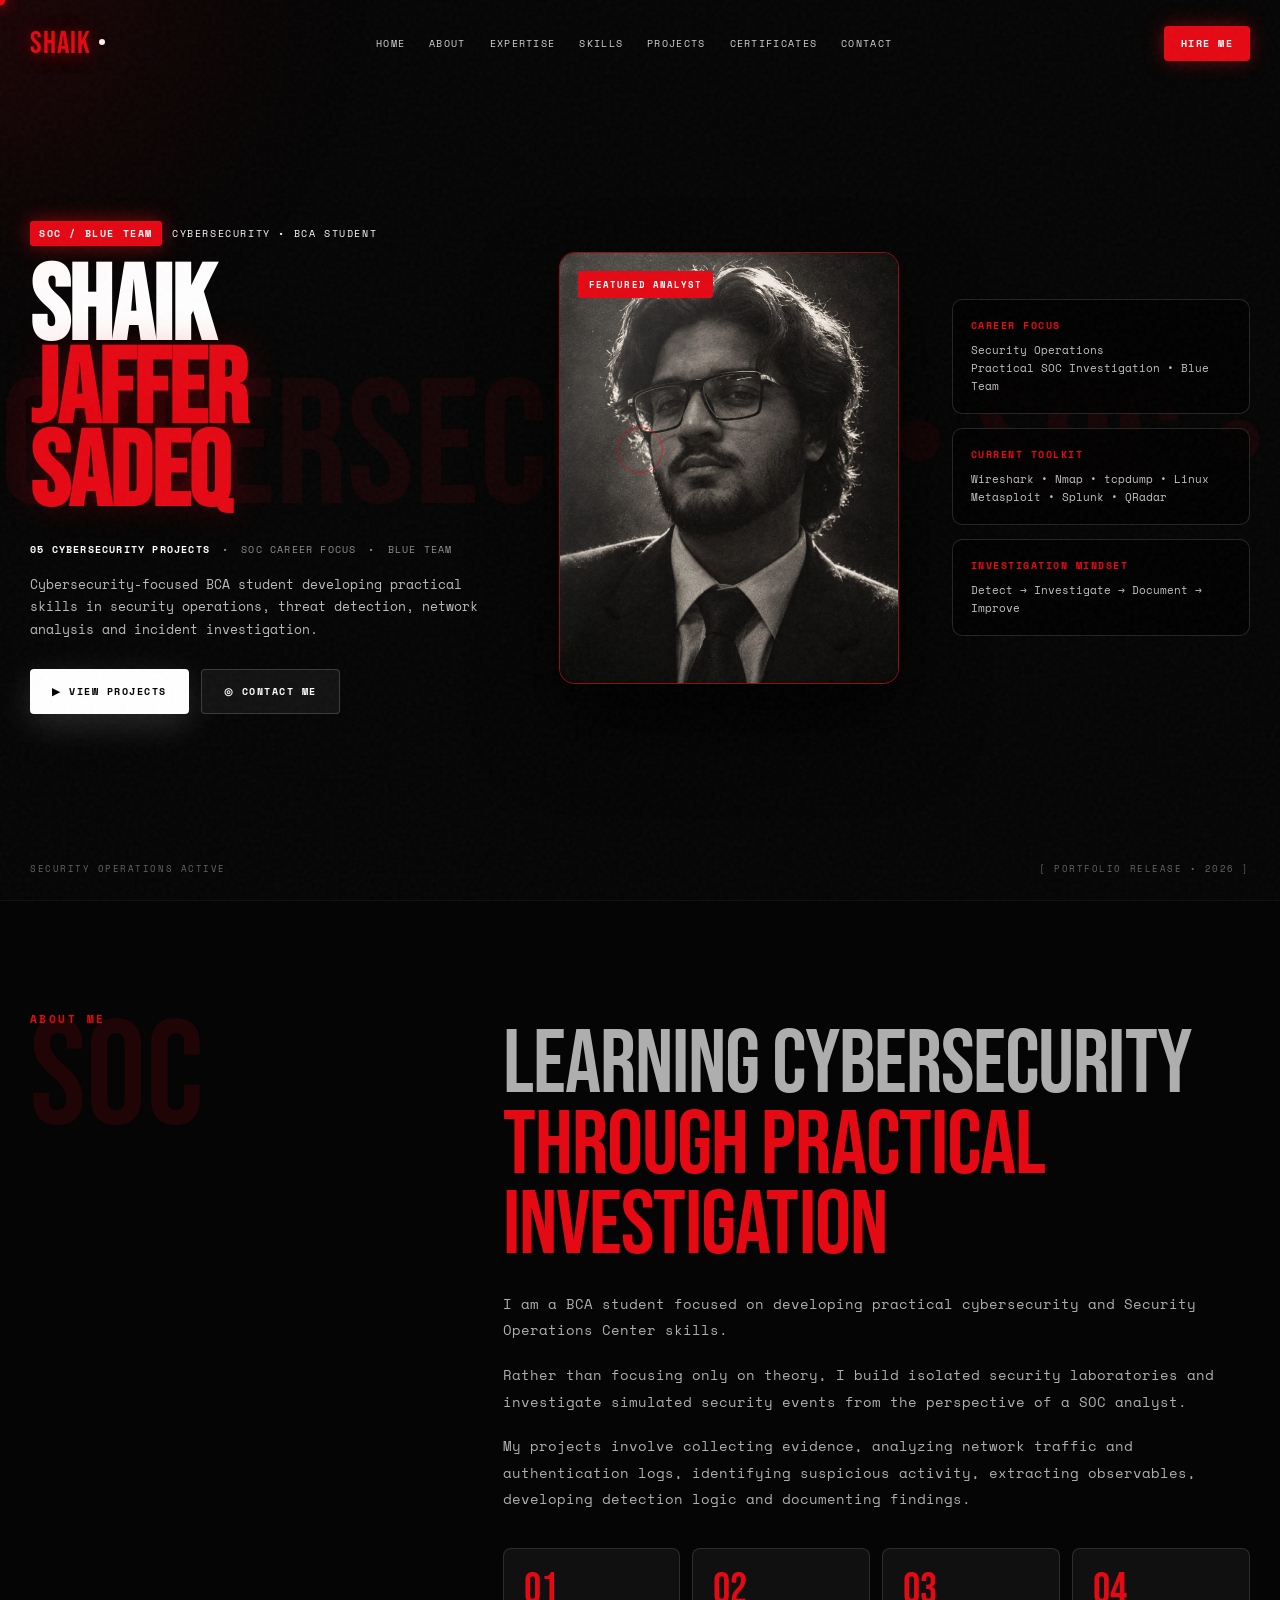
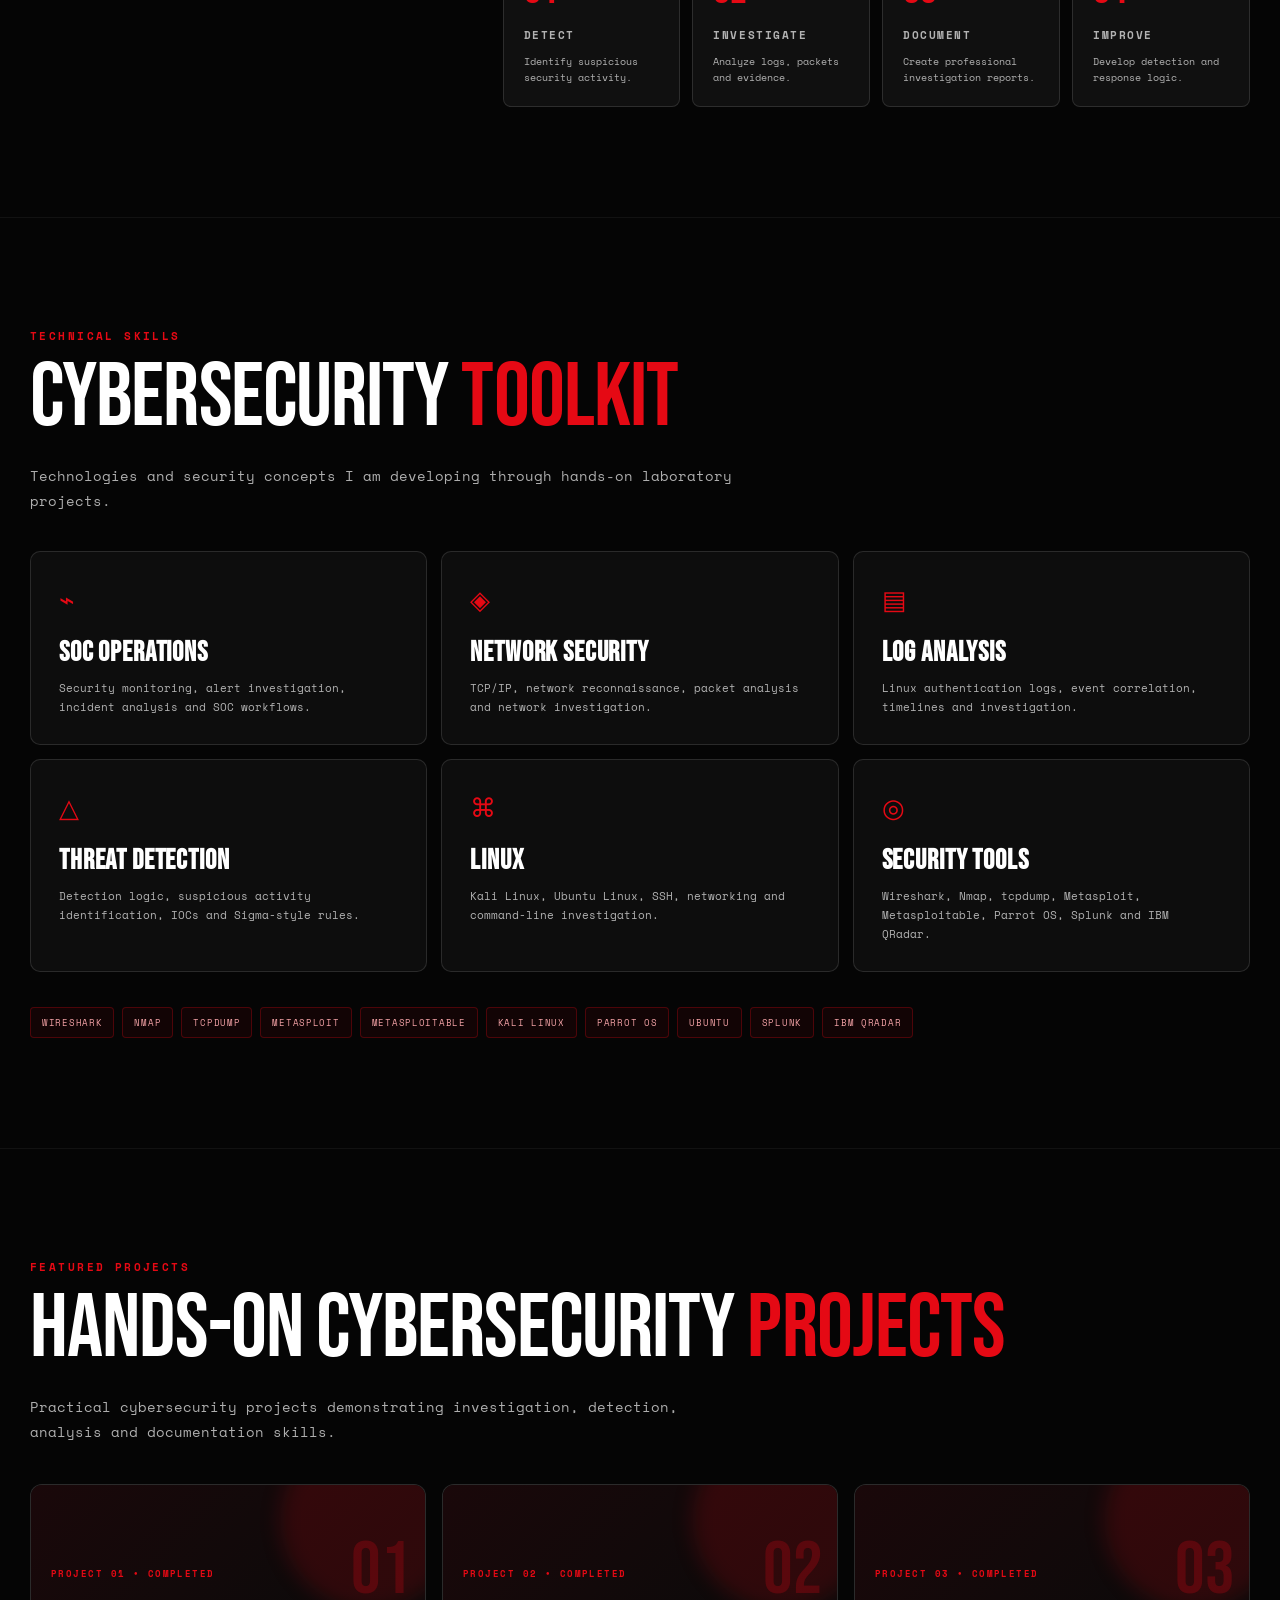
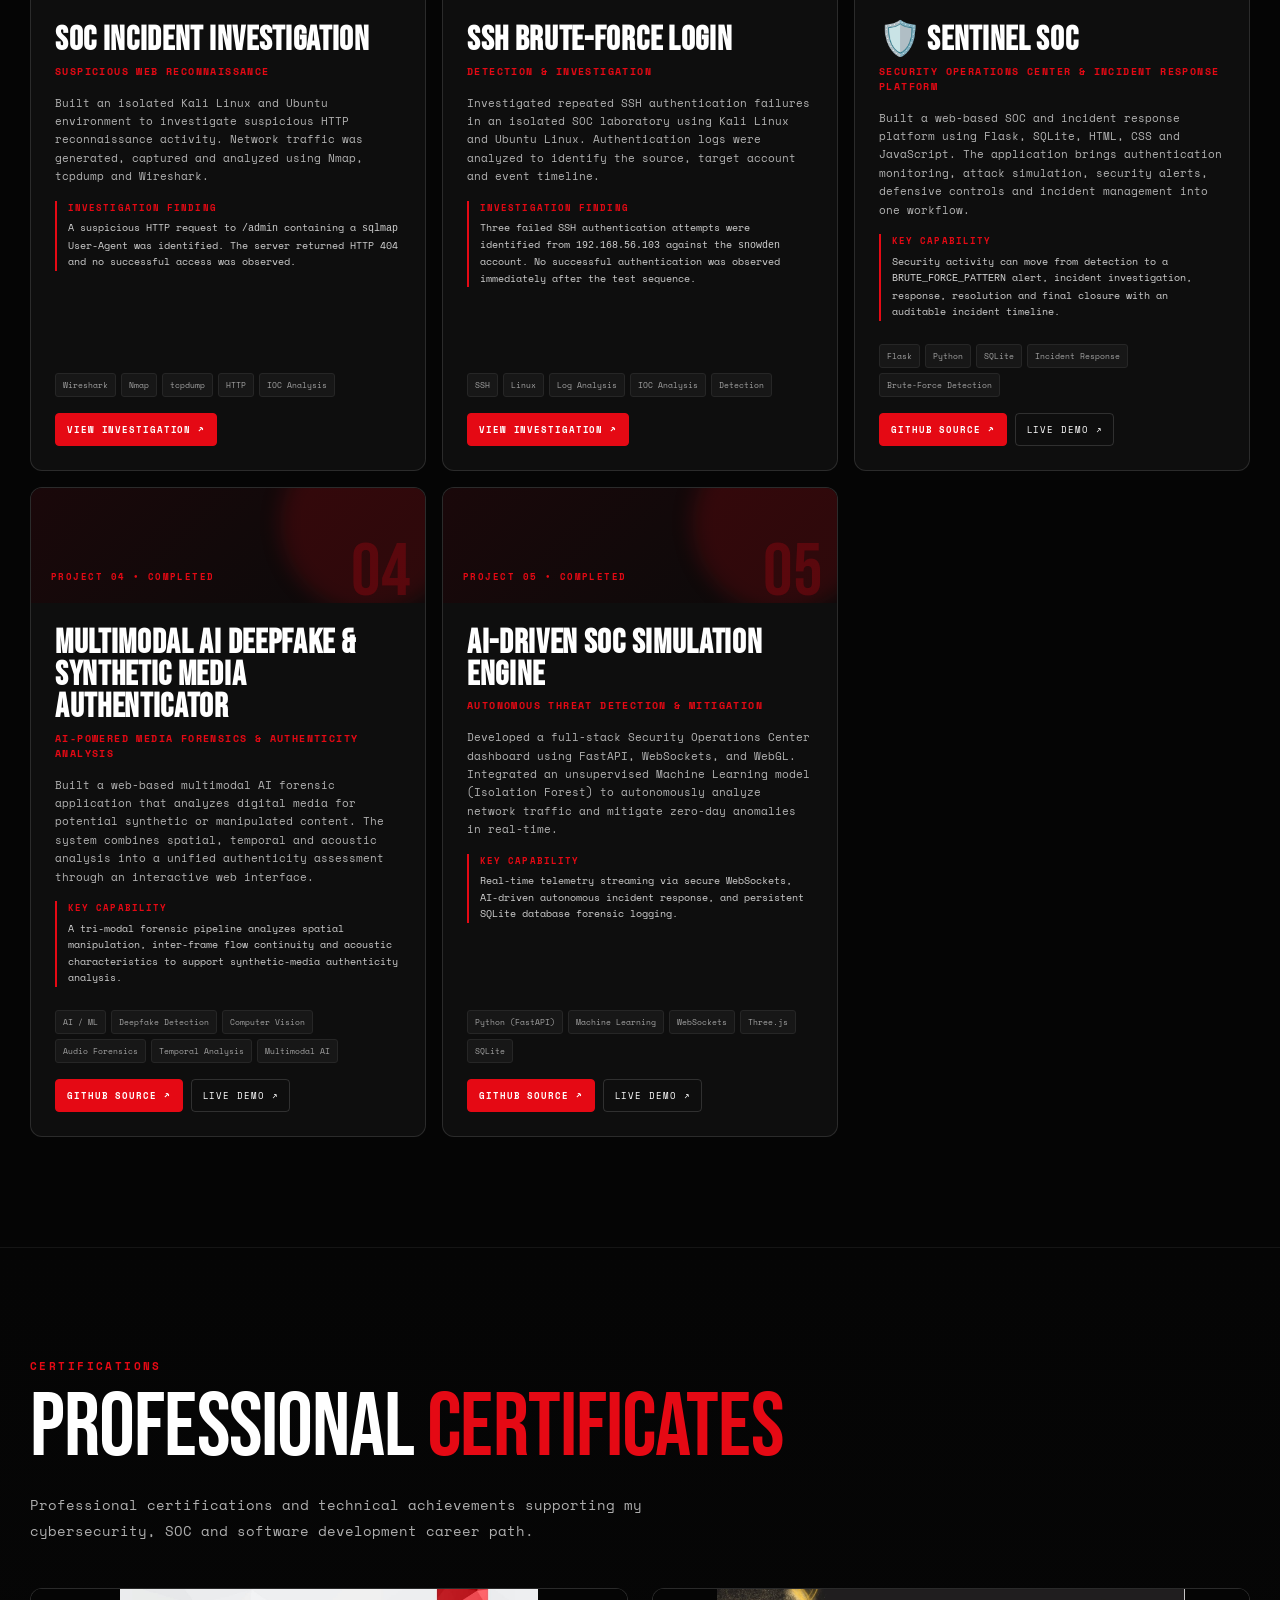
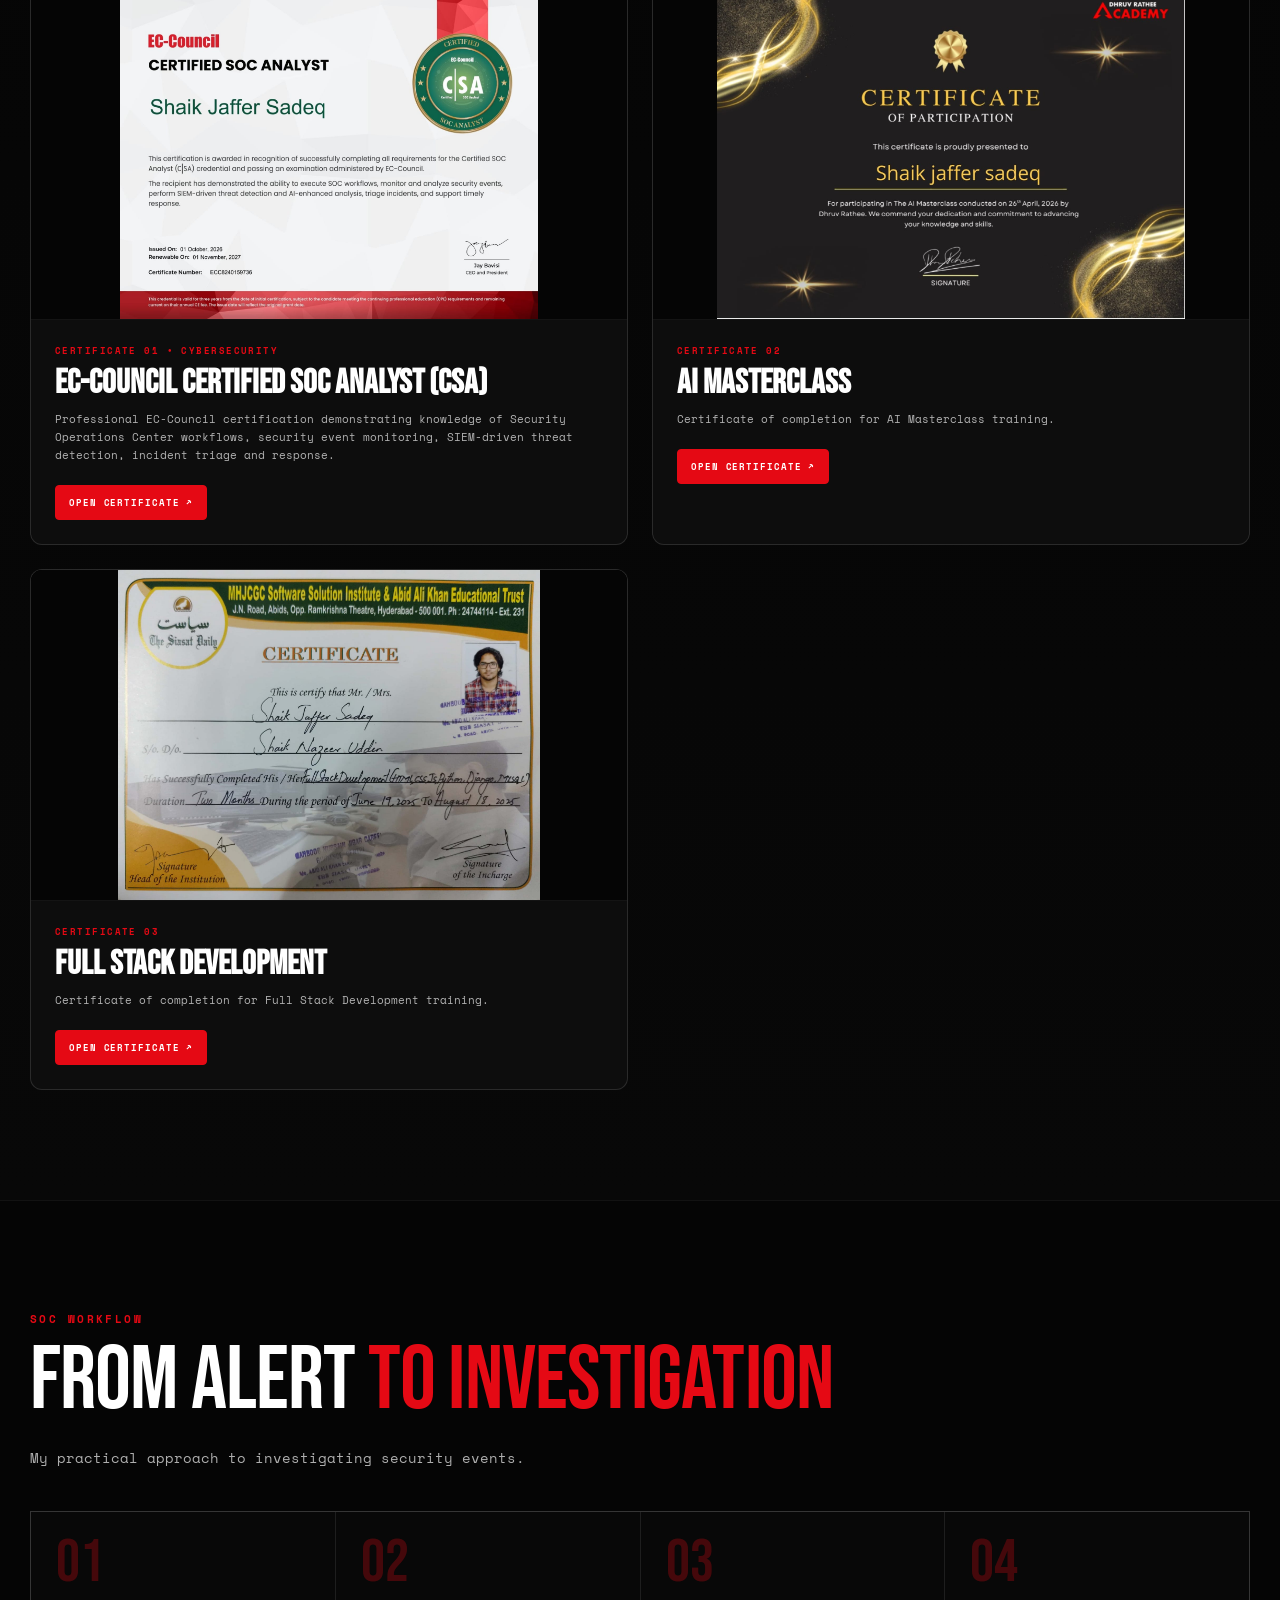
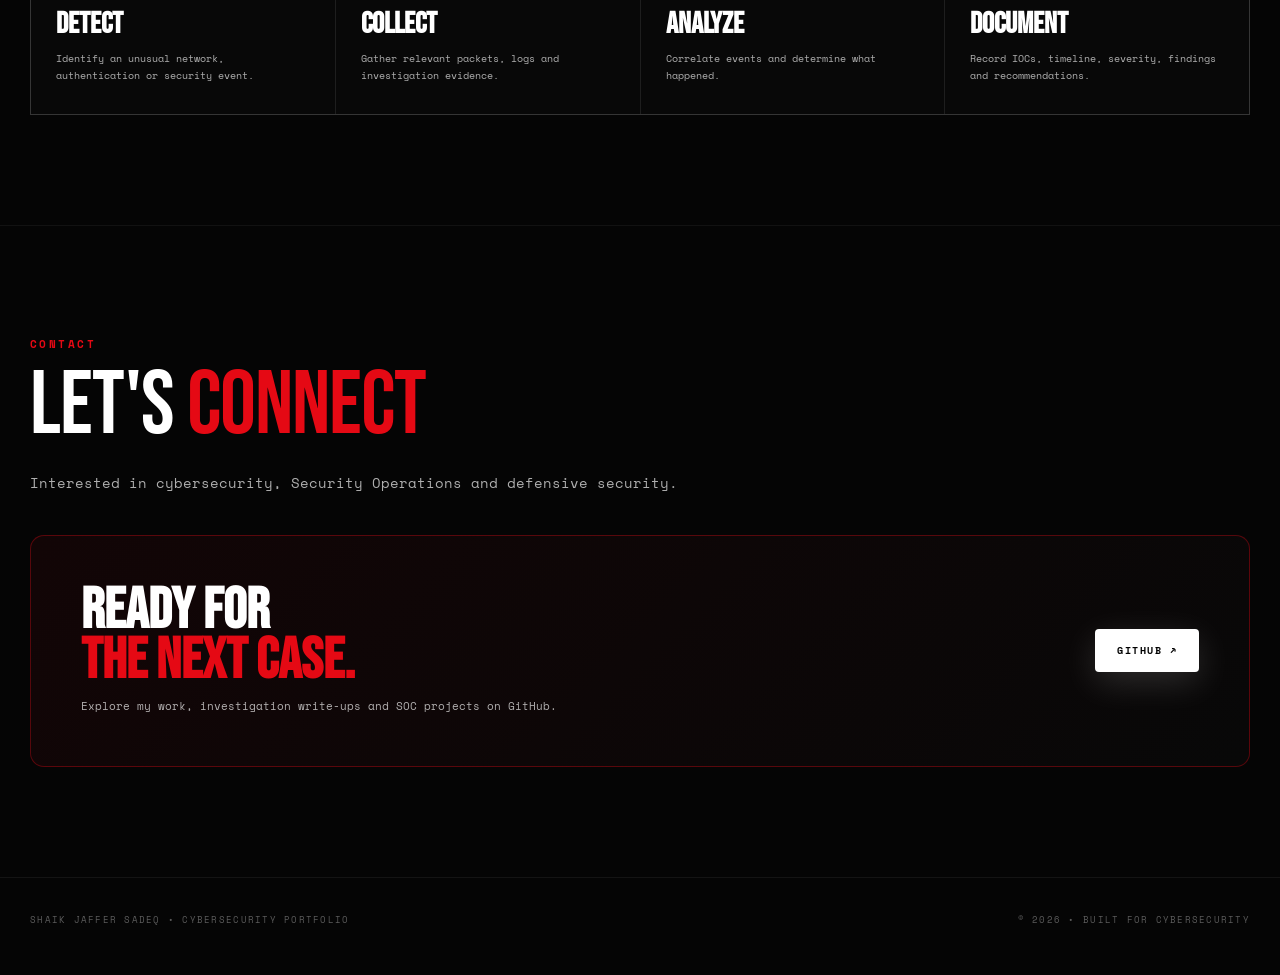
<file: index.html>
<!doctype html>
<html lang="en">
<head>
  <meta charset="UTF-8">
  <meta name="viewport" content="width=device-width, initial-scale=1.0">
  <meta name="description" content="Shaik Jaffer Sadeq — Cybersecurity and SOC Analyst Portfolio">
  <title>Shaik Jaffer Sadeq — Cybersecurity Portfolio</title>
  <link rel="preconnect" href="https://fonts.googleapis.com">
  <link rel="preconnect" href="https://fonts.gstatic.com" crossorigin>
  <link href="https://fonts.googleapis.com/css2?family=Bebas+Neue&family=Space+Mono:wght@400;700&display=swap" rel="stylesheet">
  <link rel="stylesheet" href="style.css">
</head>

<body class="loading">

<div id="preloader">
  <div class="loader-content">
    <div class="loader-dot"></div>
    <div class="loader-title">SHAIK</div>
  </div>
</div>

<div id="spotlight"></div>
<div id="cursor-dot"></div>
<div id="cursor-ring"></div>

<section id="home">

  <nav class="nav">
    <div class="wrap nav-inner">
      <a class="brand" href="#home">SHAIK<span></span></a>

      <div class="nav-links">
        <a href="#home">Home</a>
        <a href="#about">About</a>
        <a href="#expertise">Expertise</a>
        <a href="#skills">Skills</a>
        <a href="#projects">Projects</a>
        <a href="#certificates">Certificates</a>
        <a href="#contact">Contact</a>
      </div>

      <a class="nav-cta" href="#contact">Hire Me</a>
    </div>
  </nav>

  <div class="hero-marquee">
    <div class="marquee-track">
      <span>CYBERSECURITY • SOC • BLUE TEAM • </span>
      <span>CYBERSECURITY • SOC • BLUE TEAM • </span>
    </div>
  </div>

  <div class="wrap hero-inner">

    <div class="hero-left">
      <div class="status-line">
        <span class="badge">SOC / BLUE TEAM</span>
        <span>CYBERSECURITY • BCA STUDENT</span>
      </div>

      <h1 class="hero-name">
        SHAIK<br>
        <span class="accent">JAFFER<br>SADEQ</span>
      </h1>

      <div class="hero-meta">
        <b>05 CYBERSECURITY PROJECTS</b>
        <span>•</span>
        <span>SOC CAREER FOCUS</span>
        <span>•</span>
        <span>BLUE TEAM</span>
      </div>

      <p class="hero-copy">
        Cybersecurity-focused BCA student developing practical skills in security operations,
        threat detection, network analysis and incident investigation.
      </p>

      <div class="hero-buttons">
        <a class="btn btn-primary" href="#projects">▶ View Projects</a>
        <a class="btn btn-dark" href="#contact">◎ Contact Me</a>
      </div>
    </div>

    <div class="portrait-stage">
      <div class="portrait-card" id="portraitCard">
        <div class="portrait-glow"></div>
        <div class="portrait-tag">FEATURED ANALYST</div>
        <img src="assets/profile.png" alt="Shaik Jaffer Sadeq">
      </div>
    </div>

    <div class="specs">
      <div class="spec">
        <h3>Career Focus</h3>
        <p>Security Operations<br>Practical SOC Investigation • Blue Team</p>
      </div>

      <div class="spec">
        <h3>Current Toolkit</h3>
        <p>Wireshark • Nmap • tcpdump • Linux<br>Metasploit • Splunk • QRadar</p>
      </div>

      <div class="spec">
        <h3>Investigation Mindset</h3>
        <p>Detect → Investigate → Document → Improve</p>
      </div>
    </div>

  </div>

  <div class="wrap ticker">
    <span>SECURITY OPERATIONS ACTIVE</span>
    <span>[ PORTFOLIO RELEASE • 2026 ]</span>
  </div>

</section>

<section class="section" id="about">
  <div class="wrap">
    <div class="about-grid reveal">

      <div>
        <div class="eyebrow">About Me</div>
        <div class="about-stamp">SOC</div>
      </div>

      <div class="about-copy">
        <div class="section-title">
          Learning Cybersecurity<br>
          <span class="red">Through Practical Investigation</span>
        </div>

        <p>I am a BCA student focused on developing practical cybersecurity and Security Operations Center skills.</p>

        <p>Rather than focusing only on theory, I build isolated security laboratories and investigate simulated security events from the perspective of a SOC analyst.</p>

        <p>My projects involve collecting evidence, analyzing network traffic and authentication logs, identifying suspicious activity, extracting observables, developing detection logic and documenting findings.</p>

        <div class="mindset">
          <div class="mind-card">
            <div class="mind-num">01</div>
            <h3>Detect</h3>
            <p>Identify suspicious security activity.</p>
          </div>

          <div class="mind-card">
            <div class="mind-num">02</div>
            <h3>Investigate</h3>
            <p>Analyze logs, packets and evidence.</p>
          </div>

          <div class="mind-card">
            <div class="mind-num">03</div>
            <h3>Document</h3>
            <p>Create professional investigation reports.</p>
          </div>

          <div class="mind-card">
            <div class="mind-num">04</div>
            <h3>Improve</h3>
            <p>Develop detection and response logic.</p>
          </div>
        </div>
      </div>

    </div>
  </div>
</section>

<section class="section" id="expertise">
  <div class="wrap">

    <div class="reveal">
      <div class="eyebrow">Technical Skills</div>
      <div class="section-title">Cybersecurity <span class="red">Toolkit</span></div>
      <p class="section-lead">
        Technologies and security concepts I am developing through hands-on laboratory projects.
      </p>
    </div>

    <div class="expertise-grid reveal">

      <div class="expertise-card">
        <div class="icon">⌁</div>
        <h3>SOC Operations</h3>
        <p>Security monitoring, alert investigation, incident analysis and SOC workflows.</p>
      </div>

      <div class="expertise-card">
        <div class="icon">◈</div>
        <h3>Network Security</h3>
        <p>TCP/IP, network reconnaissance, packet analysis and network investigation.</p>
      </div>

      <div class="expertise-card">
        <div class="icon">▤</div>
        <h3>Log Analysis</h3>
        <p>Linux authentication logs, event correlation, timelines and investigation.</p>
      </div>

      <div class="expertise-card">
        <div class="icon">△</div>
        <h3>Threat Detection</h3>
        <p>Detection logic, suspicious activity identification, IOCs and Sigma-style rules.</p>
      </div>

      <div class="expertise-card">
        <div class="icon">⌘</div>
        <h3>Linux</h3>
        <p>Kali Linux, Ubuntu Linux, SSH, networking and command-line investigation.</p>
      </div>

      <div class="expertise-card" id="skills">
        <div class="icon">◎</div>
        <h3>Security Tools</h3>
        <p>Wireshark, Nmap, tcpdump, Metasploit, Metasploitable, Parrot OS, Splunk and IBM QRadar.</p>
      </div>

    </div>

    <div class="tool-strip reveal">
      <span class="chip">Wireshark</span>
      <span class="chip">Nmap</span>
      <span class="chip">tcpdump</span>
      <span class="chip">Metasploit</span>
      <span class="chip">Metasploitable</span>
      <span class="chip">Kali Linux</span>
      <span class="chip">Parrot OS</span>
      <span class="chip">Ubuntu</span>
      <span class="chip">Splunk</span>
      <span class="chip">IBM QRadar</span>
    </div>

  </div>
</section>

<section class="section" id="projects">
  <div class="wrap">

    <div class="reveal">
      <div class="eyebrow">Featured Projects</div>
      <div class="section-title">Hands-On Cybersecurity <span class="red">Projects</span></div>
      <p class="section-lead">
        Practical cybersecurity projects demonstrating investigation, detection, analysis and documentation skills.
      </p>
    </div>

    <div class="project-grid">

      <article class="project reveal">
        <div class="project-top">
          <div class="project-status">PROJECT 01 • COMPLETED</div>
          <div class="project-index">01</div>
        </div>

        <div class="project-body">
          <h3>SOC Incident Investigation</h3>
          <h4>Suspicious Web Reconnaissance</h4>

          <p>
            Built an isolated Kali Linux and Ubuntu environment to investigate suspicious HTTP reconnaissance activity.
            Network traffic was generated, captured and analyzed using Nmap, tcpdump and Wireshark.
          </p>

          <div class="finding">
            <b>Investigation Finding</b>
            A suspicious HTTP request to <code>/admin</code> containing a <code>sqlmap</code> User-Agent was identified.
            The server returned HTTP 404 and no successful access was observed.
          </div>

          <div class="tags">
            <span class="tag">Wireshark</span>
            <span class="tag">Nmap</span>
            <span class="tag">tcpdump</span>
            <span class="tag">HTTP</span>
            <span class="tag">IOC Analysis</span>
          </div>

          <div class="project-actions">
            <a class="small-btn primary"
               href="https://github.com/shaikjaffersadeq/portfolio/tree/main/projects/soc-incident-investigation"
               target="_blank" rel="noopener">
              View Investigation ↗
            </a>
          </div>
        </div>
      </article>

      <article class="project reveal">
        <div class="project-top">
          <div class="project-status">PROJECT 02 • COMPLETED</div>
          <div class="project-index">02</div>
        </div>

        <div class="project-body">
          <h3>SSH Brute-Force Login</h3>
          <h4>Detection &amp; Investigation</h4>

          <p>
            Investigated repeated SSH authentication failures in an isolated SOC laboratory using Kali Linux and Ubuntu Linux.
            Authentication logs were analyzed to identify the source, target account and event timeline.
          </p>

          <div class="finding">
            <b>Investigation Finding</b>
            Three failed SSH authentication attempts were identified from
            <code>192.168.56.103</code> against the <code>snowden</code> account.
            No successful authentication was observed immediately after the test sequence.
          </div>

          <div class="tags">
            <span class="tag">SSH</span>
            <span class="tag">Linux</span>
            <span class="tag">Log Analysis</span>
            <span class="tag">IOC Analysis</span>
            <span class="tag">Detection</span>
          </div>

          <div class="project-actions">
            <a class="small-btn primary"
               href="https://github.com/shaikjaffersadeq/portfolio/tree/main/projects/soc-brute-force-investigation"
               target="_blank" rel="noopener">
              View Investigation ↗
            </a>
          </div>
        </div>
      </article>

      <article class="project reveal">
        <div class="project-top">
          <div class="project-status">PROJECT 03 • COMPLETED</div>
          <div class="project-index">03</div>
        </div>

        <div class="project-body">
          <h3>🛡️ SENTINEL SOC</h3>
          <h4>Security Operations Center &amp; Incident Response Platform</h4>

          <p>
            Built a web-based SOC and incident response platform using Flask, SQLite, HTML, CSS and JavaScript.
            The application brings authentication monitoring, attack simulation, security alerts, defensive controls
            and incident management into one workflow.
          </p>

          <div class="finding">
            <b>Key Capability</b>
            Security activity can move from detection to a <code>BRUTE_FORCE_PATTERN</code> alert,
            incident investigation, response, resolution and final closure with an auditable incident timeline.
          </div>

          <div class="tags">
            <span class="tag">Flask</span>
            <span class="tag">Python</span>
            <span class="tag">SQLite</span>
            <span class="tag">Incident Response</span>
            <span class="tag">Brute-Force Detection</span>
          </div>

          <div class="project-actions">
            <a class="small-btn primary"
               href="https://github.com/shaikjaffersadeq/portfolio/tree/main/projects/sentinel-soc"
               target="_blank" rel="noopener">
              GitHub Source ↗
            </a>

            <a class="small-btn"
               href="https://sentinel-soc-0nkn.onrender.com/"
               target="_blank" rel="noopener">
              Live Demo ↗
            </a>
          </div>
        </div>
      </article>

      <article class="project reveal">
        <div class="project-top">
          <div class="project-status">PROJECT 04 • COMPLETED</div>
          <div class="project-index">04</div>
        </div>

        <div class="project-body">
          <h3>Multimodal AI Deepfake &amp; Synthetic Media Authenticator</h3>
          <h4>AI-Powered Media Forensics &amp; Authenticity Analysis</h4>

          <p>
            Built a web-based multimodal AI forensic application that analyzes digital media for potential
            synthetic or manipulated content. The system combines spatial, temporal and acoustic analysis
            into a unified authenticity assessment through an interactive web interface.
          </p>

          <div class="finding">
            <b>Key Capability</b>
            A tri-modal forensic pipeline analyzes spatial manipulation, inter-frame flow continuity and
            acoustic characteristics to support synthetic-media authenticity analysis.
          </div>

          <div class="tags">
            <span class="tag">AI / ML</span>
            <span class="tag">Deepfake Detection</span>
            <span class="tag">Computer Vision</span>
            <span class="tag">Audio Forensics</span>
            <span class="tag">Temporal Analysis</span>
            <span class="tag">Multimodal AI</span>
          </div>

          <div class="project-actions">
            <a class="small-btn primary"
               href="https://github.com/shaikjaffersadeq/portfolio/tree/main/projects/AI-Deepfake-Authenticator"
               target="_blank" rel="noopener">
              GitHub Source ↗
            </a>

            <a class="small-btn"
               href="https://portfolio-11xs.onrender.com"
               target="_blank" rel="noopener">
              Live Demo ↗
            </a>
          </div>
        </div>
      </article>

      <article class="project reveal">
        <div class="project-top">
          <div class="project-status">PROJECT 05 • COMPLETED</div>
          <div class="project-index">05</div>
        </div>

        <div class="project-body">
          <h3>AI-Driven SOC Simulation Engine</h3>
          <h4>Autonomous Threat Detection &amp; Mitigation</h4>

          <p>
            Developed a full-stack Security Operations Center dashboard using FastAPI, WebSockets, and WebGL.
            Integrated an unsupervised Machine Learning model (Isolation Forest) to autonomously analyze network traffic
            and mitigate zero-day anomalies in real-time.
          </p>

          <div class="finding">
            <b>Key Capability</b>
            Real-time telemetry streaming via secure WebSockets, AI-driven autonomous incident response,
            and persistent SQLite database forensic logging.
          </div>

          <div class="tags">
            <span class="tag">Python (FastAPI)</span>
            <span class="tag">Machine Learning</span>
            <span class="tag">WebSockets</span>
            <span class="tag">Three.js</span>
            <span class="tag">SQLite</span>
          </div>

          <div class="project-actions">
            <a class="small-btn primary"
               href="https://github.com/shaikjaffersadeq/portfolio/tree/main/projects/AI-Driven-Red-Blue-Team-Simulation-Engine"
               target="_blank" rel="noopener">
              GitHub Source ↗
            </a>

            <a class="small-btn"
               href="https://ai-soc-engine.onrender.com"
               target="_blank" rel="noopener">
              Live Demo ↗
            </a>
          </div>
        </div>
      </article>

    </div>
  </div>
</section>

<section class="section certificates-section" id="certificates">
  <div class="wrap">

    <div class="reveal">
      <div class="eyebrow">Certifications</div>
      <div class="section-title">Professional <span class="red">Certificates</span></div>
      <p class="section-lead">
        Professional certifications and technical achievements supporting my cybersecurity,
        SOC and software development career path.
      </p>
    </div>

    <div class="certificate-grid reveal">

      <!-- CERTIFICATE 01 — EC-COUNCIL CSA -->
      <article class="certificate-card">
        <div class="certificate-image-wrap">
          <img
            src="assets/EC-Council-CSA-Certified-SOC-Analyst.jpeg"
            alt="EC-Council Certified SOC Analyst CSA Certificate"
            class="certificate-image">

          <div class="certificate-overlay">
            <span>VIEW CERTIFICATE ↗</span>
          </div>
        </div>

        <div class="certificate-content">
          <div class="certificate-number">CERTIFICATE 01 • CYBERSECURITY</div>

          <h3>EC-Council Certified SOC Analyst (CSA)</h3>

          <p>
            Professional EC-Council certification demonstrating knowledge of
            Security Operations Center workflows, security event monitoring,
            SIEM-driven threat detection, incident triage and response.
          </p>

          <a
            href="assets/EC-Council-CSA-Certified-SOC-Analyst.jpeg"
            target="_blank"
            rel="noopener"
            class="certificate-button">
            Open Certificate ↗
          </a>
        </div>
      </article>

      <!-- CERTIFICATE 02 — AI MASTERCLASS -->
      <article class="certificate-card">
        <div class="certificate-image-wrap">
          <img
            src="assets/ai-masterclass-certificate.jpg"
            alt="AI Masterclass Certificate"
            class="certificate-image">

          <div class="certificate-overlay">
            <span>VIEW CERTIFICATE ↗</span>
          </div>
        </div>

        <div class="certificate-content">
          <div class="certificate-number">CERTIFICATE 02</div>

          <h3>AI Masterclass</h3>

          <p>
            Certificate of completion for AI Masterclass training.
          </p>

          <a
            href="assets/ai-masterclass-certificate.jpg"
            target="_blank"
            rel="noopener"
            class="certificate-button">
            Open Certificate ↗
          </a>
        </div>
      </article>

      <!-- CERTIFICATE 03 — FULL STACK DEVELOPMENT -->
      <article class="certificate-card">
        <div class="certificate-image-wrap">
          <img
            src="assets/fullstack-development-certificate.jpg"
            alt="Full Stack Development Certificate"
            class="certificate-image">

          <div class="certificate-overlay">
            <span>VIEW CERTIFICATE ↗</span>
          </div>
        </div>

        <div class="certificate-content">
          <div class="certificate-number">CERTIFICATE 03</div>

          <h3>Full Stack Development</h3>

          <p>
            Certificate of completion for Full Stack Development training.
          </p>

          <a
            href="assets/fullstack-development-certificate.jpg"
            target="_blank"
            rel="noopener"
            class="certificate-button">
            Open Certificate ↗
          </a>
        </div>
      </article>

    </div>
  </div>
</section>

<section class="section" id="workflow">
  <div class="wrap">

    <div class="reveal">
      <div class="eyebrow">SOC Workflow</div>
      <div class="section-title">From Alert <span class="red">to Investigation</span></div>
      <p class="section-lead">My practical approach to investigating security events.</p>
    </div>

    <div class="workflow reveal">

      <div class="step">
        <div class="step-num">01</div>
        <h3>Detect</h3>
        <p>Identify an unusual network, authentication or security event.</p>
      </div>

      <div class="step">
        <div class="step-num">02</div>
        <h3>Collect</h3>
        <p>Gather relevant packets, logs and investigation evidence.</p>
      </div>

      <div class="step">
        <div class="step-num">03</div>
        <h3>Analyze</h3>
        <p>Correlate events and determine what happened.</p>
      </div>

      <div class="step">
        <div class="step-num">04</div>
        <h3>Document</h3>
        <p>Record IOCs, timeline, severity, findings and recommendations.</p>
      </div>

    </div>
  </div>
</section>

<section class="section" id="contact">
  <div class="wrap">

    <div class="reveal">
      <div class="eyebrow">Contact</div>
      <div class="section-title">Let's <span class="red">Connect</span></div>
      <p class="section-lead">
        Interested in cybersecurity, Security Operations and defensive security.
      </p>
    </div>

    <div class="contact-box reveal">

      <div>
        <h3>
          READY FOR<br>
          <span class="red">THE NEXT CASE.</span>
        </h3>

        <p>
          Explore my work, investigation write-ups and SOC projects on GitHub.
        </p>
      </div>

      <a
        class="btn btn-primary"
        href="https://github.com/shaikjaffersadeq"
        target="_blank"
        rel="noopener">
        GitHub ↗
      </a>

    </div>
  </div>
</section>

<footer>
  <div class="wrap footer-inner">
    <span>
      Shaik Jaffer Sadeq • Cybersecurity Portfolio
    </span>

    <span>
      © 2026 • Built for Cybersecurity
    </span>
  </div>
</footer>

<script>

window.addEventListener("load", () => {

  setTimeout(() => {

    const preloader =
      document.getElementById("preloader");

    if (preloader) {
      preloader.classList.add("hide");
    }

    document.body.classList.remove("loading");

  }, 1100);

});


/* =========================
   CUSTOM CURSOR
========================= */

const dot =
  document.getElementById("cursor-dot");

const ring =
  document.getElementById("cursor-ring");

const spot =
  document.getElementById("spotlight");

const card =
  document.getElementById("portraitCard");


let mx = window.innerWidth / 2;
let my = window.innerHeight / 2;

let rx = mx;
let ry = my;


window.addEventListener("mousemove", (e) => {

  mx = e.clientX;
  my = e.clientY;


  if (spot) {

    spot.style.left =
      mx + "px";

    spot.style.top =
      my + "px";

  }


  if (dot) {

    dot.style.left =
      mx + "px";

    dot.style.top =
      my + "px";

  }

});


function cursorLoop() {

  rx += (mx - rx) * 0.16;
  ry += (my - ry) * 0.16;


  if (ring) {

    ring.style.left =
      rx + "px";

    ring.style.top =
      ry + "px";

  }


  requestAnimationFrame(cursorLoop);

}


cursorLoop();


/* =========================
   CURSOR HOVER EFFECT
========================= */

document
  .querySelectorAll(
    "a,button,.project,.mind-card,.expertise-card,.certificate-card"
  )
  .forEach((el) => {

    el.addEventListener("mouseenter", () => {

      if (ring) {

        ring.style.width =
          "62px";

        ring.style.height =
          "62px";

        ring.style.borderColor =
          "rgba(229,9,20,.95)";

      }

    });


    el.addEventListener("mouseleave", () => {

      if (ring) {

        ring.style.width =
          "46px";

        ring.style.height =
          "46px";

        ring.style.borderColor =
          "rgba(229,9,20,.65)";

      }

    });

  });


/* =========================
   PORTRAIT 3D EFFECT
========================= */

const home =
  document.getElementById("home");


if (home && card) {

  home.addEventListener("mousemove", (e) => {

    if (window.innerWidth < 900) {
      return;
    }


    const rect =
      card.getBoundingClientRect();


    const x =
      (e.clientX -
        (rect.left + rect.width / 2)) /
      (rect.width / 2);


    const y =
      (e.clientY -
        (rect.top + rect.height / 2)) /
      (rect.height / 2);


    card.style.transform =
      `rotateY(${x * 10}deg) rotateX(${-y * 10}deg)`;

  });


  home.addEventListener("mouseleave", () => {

    card.style.transform =
      "rotateY(0deg) rotateX(0deg)";

  });

}


/* =========================
   SCROLL REVEAL
========================= */

const observer =
  new IntersectionObserver(

    (entries) => {

      entries.forEach((entry) => {

        if (entry.isIntersecting) {

          entry.target.classList.add("show");

        }

      });

    },

    {
      threshold: 0.12
    }

  );


document
  .querySelectorAll(".reveal")
  .forEach((el) => {

    observer.observe(el);

  });


/* =========================
   NAVIGATION
========================= */

document
  .querySelectorAll(".nav-links a")
  .forEach((a) => {

    a.addEventListener("click", () => {

      window.scrollBy(0, 0);

    });

  });

</script>

</body>
</html>
</file>
<file: style.css>
/* =========================================================
   SHAIK JAFFER SADEQ
   CYBERSECURITY PORTFOLIO
========================================================= */

:root {
    --black: #050505;
    --black2: #0a0a0a;
    --panel: #141414;
    --red: #E50914;
    --red2: #b20710;
    --white: #ffffff;
    --muted: rgba(255,255,255,.68);
    --line: rgba(255,255,255,.12);

    --mono:
        "Space Mono",
        ui-monospace,
        SFMono-Regular,
        Menlo,
        Consolas,
        monospace;

    --display:
        "Bebas Neue",
        Impact,
        "Arial Narrow",
        sans-serif;
}


/* ================= RESET ================= */

* {
    box-sizing: border-box;
}

html {
    scroll-behavior: smooth;
}

body {
    margin: 0;
    background: var(--black);
    color: #fff;
    font-family: var(--mono);
    overflow-x: hidden;
}

body.loading {
    overflow: hidden;
}

a {
    color: inherit;
    text-decoration: none;
}

button {
    font: inherit;
}

::selection {
    background: var(--red);
    color: #fff;
}

::-webkit-scrollbar {
    width: 7px;
}

::-webkit-scrollbar-track {
    background: #050505;
}

::-webkit-scrollbar-thumb {
    background: #333;
}

::-webkit-scrollbar-thumb:hover {
    background: var(--red);
}


/* ================= GRAIN ================= */

body::before {
    content: "";
    position: fixed;
    inset: 0;
    z-index: 9990;
    pointer-events: none;
    opacity: .035;

    background-image:
        url("data:image/svg+xml,%3Csvg viewBox='0 0 220 220' xmlns='http://www.w3.org/2000/svg'%3E%3Cfilter id='n'%3E%3CfeTurbulence type='fractalNoise' baseFrequency='.9' numOctaves='4' stitchTiles='stitch'/%3E%3C/filter%3E%3Crect width='100%25' height='100%25' filter='url(%23n)'/%3E%3C/svg%3E");
}


/* ================= PRELOADER ================= */

#preloader {
    position: fixed;
    inset: 0;
    background: var(--black);
    z-index: 10000;

    display: grid;
    place-items: center;

    transition:
        opacity .55s ease,
        visibility .55s ease;
}

#preloader.hide {
    opacity: 0;
    visibility: hidden;
}

.loader-content {
    text-align: center;
    transform: scale(.96);
    animation: loaderIn .8s ease forwards;
}

.loader-dot {
    width: 10px;
    height: 10px;
    background: var(--red);
    border-radius: 50%;
    margin: 0 auto 18px;

    box-shadow:
        0 0 20px rgba(229,9,20,.8);

    animation: ping 1s infinite;
}

.loader-title {
    font-family: var(--display);
    font-size: clamp(34px,5vw,56px);
    letter-spacing: .3em;
    margin-left: .3em;
}

@keyframes loaderIn {
    to {
        opacity: 1;
        transform: scale(1);
    }
}

@keyframes ping {
    50% {
        transform: scale(1.7);
        opacity: .45;
    }
}


/* ================= CURSOR ================= */

#cursor-dot,
#cursor-ring,
#spotlight {
    position: fixed;
    pointer-events: none;
    z-index: 9998;
}

#cursor-dot {
    width: 11px;
    height: 11px;
    border-radius: 50%;
    background: var(--red);
    box-shadow: 0 0 15px var(--red);
    transform: translate(-50%,-50%);
}

#cursor-ring {
    width: 46px;
    height: 46px;
    border: 1px solid rgba(229,9,20,.65);
    border-radius: 50%;
    transform: translate(-50%,-50%);
    transition:
        width .2s,
        height .2s,
        border-color .2s;
}

#spotlight {
    width: 650px;
    height: 650px;
    border-radius: 50%;

    background:
        radial-gradient(
            circle,
            rgba(229,9,20,.20),
            rgba(229,9,20,.055) 43%,
            transparent 72%
        );

    filter: blur(80px);
    transform: translate(-50%,-50%);
    opacity: .7;
}


/* ================= SHARED ================= */

.wrap {
    width: min(1220px,calc(100% - 48px));
    margin: auto;
}

.section {
    position: relative;
    padding: 110px 0;
    border-top: 1px solid rgba(255,255,255,.05);
}

.eyebrow {
    font-size: 11px;
    letter-spacing: .22em;
    text-transform: uppercase;
    color: var(--red);
    font-weight: 700;
}

.section-title {
    font-family: var(--display);
    font-size: clamp(48px,7vw,92px);
    line-height: .9;
    letter-spacing: -.01em;
    margin: 14px 0 24px;
    text-transform: uppercase;
}

.section-lead {
    max-width: 720px;
    color: var(--muted);
    line-height: 1.8;
    font-size: 14px;
}

.red {
    color: var(--red);
}


/* ================= NAV ================= */

.nav {
    position: absolute;
    top: 0;
    left: 0;
    width: 100%;
    z-index: 50;
    padding: 25px 0;
}

.nav-inner {
    display: flex;
    align-items: center;
    justify-content: space-between;
}

.brand {
    font-family: var(--display);
    font-size: 31px;
    letter-spacing: .03em;
    color: var(--red);

    text-shadow:
        0 2px 18px rgba(229,9,20,.55);
}

.brand span {
    display: inline-block;
    width: 6px;
    height: 6px;
    border-radius: 50%;
    background: #fff;
    margin-left: 8px;
    vertical-align: middle;
}

.nav-links {
    display: flex;
    gap: 24px;
    font-size: 10px;
    text-transform: uppercase;
    letter-spacing: .13em;
    color: rgba(255,255,255,.82);
}

.nav-links a {
    transition: .25s;
}

.nav-links a:hover {
    color: var(--red);
}

.nav-cta {
    padding: 10px 17px;
    background: var(--red);
    border-radius: 4px;
    font-size: 10px;
    font-weight: 700;
    letter-spacing: .15em;
    text-transform: uppercase;

    box-shadow:
        0 0 20px rgba(229,9,20,.45);

    transition: .25s;
}

.nav-cta:hover {
    background: var(--red2);
    transform: translateY(-2px);
}


/* ================= HERO ================= */

#home {
    height: 100vh;
    min-height: 720px;

    background:
        linear-gradient(
            to top,
            #050505 0%,
            rgba(5,5,5,.92) 55%,
            #050505 100%
        );

    position: relative;
    overflow: hidden;
}

.hero-marquee {
    position: absolute;
    inset: 0;
    display: flex;
    align-items: center;
    overflow: hidden;
    opacity: .075;
    pointer-events: none;
}

.marquee-track {
    display: flex;
    width: max-content;
    animation: marquee 36s linear infinite;
    white-space: nowrap;
}

.marquee-track span {
    font-family: var(--display);
    font-size: 14vw;
    line-height: .8;
    color: var(--red);
    margin-right: 55px;
}

@keyframes marquee {
    to {
        transform: translateX(-50%);
    }
}

.hero-inner {
    height: 100%;

    display: grid;
    grid-template-columns: 1.15fr .9fr .72fr;
    gap: 36px;

    align-items: center;

    padding-top: 70px;
    padding-bottom: 35px;

    position: relative;
    z-index: 10;
}

.hero-left {
    align-self: center;
}

.status-line {
    display: flex;
    align-items: center;
    gap: 10px;

    font-size: 10px;
    text-transform: uppercase;
    letter-spacing: .16em;

    margin-bottom: 22px;
}

.badge {
    background: var(--red);
    padding: 5px 9px;
    border-radius: 3px;
    font-weight: 700;

    box-shadow:
        0 0 20px rgba(229,9,20,.55);
}

.hero-name {
    font-family: var(--display);
    font-size: clamp(72px,8.2vw,132px);
    line-height: .79;
    letter-spacing: -.01em;
    margin: 0;
    text-transform: uppercase;
}

.hero-name .accent {
    color: var(--red);

    text-shadow:
        0 0 35px rgba(229,9,20,.25);
}

.hero-meta {
    display: flex;
    gap: 12px;
    align-items: center;
    flex-wrap: wrap;

    color: rgba(255,255,255,.55);

    font-size: 10px;
    letter-spacing: .12em;
    text-transform: uppercase;

    margin: 25px 0 16px;
}

.hero-meta b {
    color: #fff;
}

.hero-copy {
    max-width: 520px;

    color: rgba(255,255,255,.73);

    font-size: 13px;
    line-height: 1.75;

    margin: 0;
}

.hero-buttons {
    display: flex;
    gap: 12px;
    margin-top: 28px;
    flex-wrap: wrap;
}

.btn {
    display: inline-flex;
    align-items: center;
    gap: 9px;

    padding: 14px 22px;

    border-radius: 4px;

    font-size: 10px;
    font-weight: 700;

    text-transform: uppercase;
    letter-spacing: .15em;

    transition: .25s;
}

.btn-primary {
    background: #fff;
    color: #000;

    box-shadow:
        0 10px 35px rgba(255,255,255,.15);
}

.btn-primary:hover {
    background: var(--red);
    color: #fff;
    transform: scale(1.03);
}

.btn-dark {
    background: rgba(20,20,20,.9);
    border: 1px solid rgba(255,255,255,.17);
}

.btn-dark:hover {
    background: #222;
}


/* ================= FEATURED ANALYST IMAGE ================= */

.portrait-stage {
    display: flex;
    justify-content: center;
    perspective: 1200px;
}

.portrait-card {
    width: min(340px,100%);

    /*
       IMPORTANT:
       No padding here.
       This makes the photo touch the inside edge of
       the red frame correctly.
    */
    padding: 0;

    background: rgba(20,20,20,.9);

    border: 1px solid rgba(229,9,20,.60);

    border-radius: 16px;

    position: relative;
    overflow: hidden;

    transform-style: preserve-3d;

    box-shadow:
        0 40px 80px rgba(0,0,0,.95);

    transition: transform .18s ease;
}

.portrait-card::before {
    content: "";
    position: absolute;

    inset: -30%;

    background:
        linear-gradient(
            120deg,
            transparent 35%,
            rgba(255,255,255,.12) 50%,
            transparent 65%
        );

    transform: translateX(-35%);

    transition: transform .5s;

    z-index: 3;
    pointer-events: none;
}

.portrait-card:hover::before {
    transform: translateX(35%);
}

.portrait-glow {
    position: absolute;

    inset: -18px;

    border-radius: 28px;

    background:
        linear-gradient(
            90deg,
            rgba(229,9,20,.72),
            rgba(190,20,40,.25),
            rgba(100,30,80,.1)
        );

    filter: blur(32px);

    z-index: -1;

    animation:
        pulseGlow 2.6s ease-in-out infinite;
}

@keyframes pulseGlow {
    50% {
        opacity: .72;
        transform: scale(1.03);
    }
}

.portrait-tag {
    position: absolute;

    top: 18px;
    left: 18px;

    z-index: 5;

    background: var(--red);

    padding: 7px 11px;

    border-radius: 3px;

    font-size: 9px;
    font-weight: 700;
    letter-spacing: .12em;
}

.portrait-card img {
    display: block;

    width: 100%;

    /*
       Laptop:
       large enough for the portrait while preserving
       its vertical composition.
    */
    height: 430px;

    object-fit: cover;

    object-position: center top;

    border-radius: 0;

    background: #000;

    filter: none;
}


/* ================= SPECS ================= */

.specs {
    display: flex;
    flex-direction: column;
    gap: 14px;
}

.spec {
    padding: 18px;

    background: rgba(0,0,0,.78);

    border: 1px solid rgba(255,255,255,.14);

    border-radius: 10px;

    backdrop-filter: blur(18px);
}

.spec h3 {
    font-size: 10px;
    color: var(--red);

    text-transform: uppercase;
    letter-spacing: .15em;

    margin: 0 0 8px;
}

.spec p {
    font-size: 11px;
    color: rgba(255,255,255,.76);
    line-height: 1.65;
    margin: 0;
}

.ticker {
    position: absolute;

    left: 0;
    right: 0;
    bottom: 25px;

    z-index: 15;

    display: flex;
    justify-content: space-between;

    color: rgba(255,255,255,.38);

    font-size: 9px;
    letter-spacing: .17em;
    text-transform: uppercase;
}


/* ================= ABOUT ================= */

.about-grid {
    display: grid;

    grid-template-columns: .7fr 1.3fr;

    gap: 70px;

    align-items: start;
}

.about-stamp {
    font-family: var(--display);
    font-size: 150px;
    line-height: .7;
    color: rgba(229,9,20,.12);
    user-select: none;
}

.about-copy {
    font-size: 14px;
    color: var(--muted);
    line-height: 1.9;
}

.about-copy p {
    margin: 0 0 18px;
}

.mindset {
    display: grid;
    grid-template-columns: repeat(4,1fr);
    gap: 12px;
    margin-top: 35px;
}

.mind-card {
    background: #101010;

    border:
        1px solid var(--line);

    border-radius: 8px;

    padding: 20px;

    transition: .25s;
}

.mind-card:hover {
    border-color: rgba(229,9,20,.6);
    transform: translateY(-4px);
}

.mind-num {
    font-family: var(--display);
    font-size: 43px;
    color: var(--red);
    line-height: 1;
}

.mind-card h3 {
    font-size: 11px;
    text-transform: uppercase;
    letter-spacing: .14em;
    margin: 13px 0 8px;
}

.mind-card p {
    font-size: 10px;
    line-height: 1.6;
    color: var(--muted);
    margin: 0;
}


/* ================= EXPERTISE ================= */

.expertise-grid {
    display: grid;
    grid-template-columns: repeat(3,1fr);
    gap: 14px;
    margin-top: 38px;
}

.expertise-card {
    padding: 28px;

    background: #0d0d0d;

    border:
        1px solid var(--line);

    border-radius: 10px;

    min-height: 190px;

    transition: .25s;
}

.expertise-card:hover {
    border-color: rgba(229,9,20,.5);
    transform: translateY(-5px);
}

.icon {
    font-size: 26px;
    color: var(--red);
    margin-bottom: 18px;
}

.expertise-card h3 {
    font-family: var(--display);
    font-size: 28px;
    letter-spacing: .03em;
    margin: 0 0 10px;
}

.expertise-card p {
    font-size: 11px;
    color: var(--muted);
    line-height: 1.7;
    margin: 0;
}

.tool-strip {
    display: flex;
    flex-wrap: wrap;
    gap: 8px;
    margin-top: 35px;
}

.chip {
    padding: 8px 11px;

    border:
        1px solid rgba(229,9,20,.28);

    background:
        rgba(229,9,20,.06);

    border-radius: 4px;

    font-size: 9px;
    color: #f2a1a5;

    letter-spacing: .08em;
    text-transform: uppercase;
}


/* ================= PROJECTS ================= */

.project-grid {
    display: grid;
    grid-template-columns: repeat(3,1fr);
    gap: 16px;
    margin-top: 40px;
}

.project {
    background: #0e0e0e;

    border:
        1px solid var(--line);

    border-radius: 12px;

    overflow: hidden;

    display: flex;
    flex-direction: column;

    min-height: 440px;

    transition: .3s;

    position: relative;
}

.project:hover {
    transform: translateY(-7px);

    border-color:
        rgba(229,9,20,.65);

    box-shadow:
        0 22px 55px rgba(0,0,0,.5);
}

.project-top {
    height: 115px;

    background:
        linear-gradient(
            135deg,
            #1a080a,
            #0a0a0a
        );

    display: flex;
    align-items: flex-end;

    padding: 20px;

    position: relative;
    overflow: hidden;
}

.project-top::after {
    content: "";

    position: absolute;

    right: -35px;
    top: -55px;

    width: 180px;
    height: 180px;

    border-radius: 50%;

    background:
        rgba(229,9,20,.16);

    filter: blur(10px);
}

.project-index {
    font-family: var(--display);

    font-size: 74px;

    line-height: .7;

    color:
        rgba(229,9,20,.24);

    position: absolute;

    right: 14px;
    bottom: 4px;
}

.project-status {
    position: relative;
    z-index: 2;

    font-size: 9px;

    letter-spacing: .16em;

    color: var(--red);

    font-weight: 700;
}

.project-body {
    padding: 24px;

    display: flex;
    flex-direction: column;

    flex: 1;
}

.project h3 {
    font-family: var(--display);

    font-size: 34px;

    line-height: .95;

    margin: 0 0 7px;

    letter-spacing: .02em;
}

.project h4 {
    font-size: 10px;

    color: var(--red);

    text-transform: uppercase;

    letter-spacing: .14em;

    margin: 0 0 15px;
}

.project p {
    font-size: 10.5px;

    color: var(--muted);

    line-height: 1.75;

    margin: 0 0 15px;
}

.finding {
    border-left: 2px solid var(--red);

    padding-left: 11px;

    color: rgba(255,255,255,.8);

    font-size: 10px;

    line-height: 1.65;

    margin-bottom: 15px;
}

.finding b {
    display: block;

    color: var(--red);

    font-size: 9px;

    text-transform: uppercase;

    letter-spacing: .12em;

    margin-bottom: 5px;
}

.tags {
    display: flex;

    flex-wrap: wrap;

    gap: 5px;

    margin-top: auto;

    padding-top: 8px;
}

.tag {
    font-size: 8px;

    padding: 5px 7px;

    background: #171717;

    border: 1px solid #262626;

    color: rgba(255,255,255,.6);

    border-radius: 3px;
}

.project-actions {
    display: flex;
    gap: 8px;
    margin-top: 16px;
}

.small-btn {
    font-size: 9px;

    letter-spacing: .1em;

    text-transform: uppercase;

    padding: 9px 11px;

    border:
        1px solid rgba(255,255,255,.14);

    border-radius: 4px;
}

.small-btn.primary {
    background: var(--red);
    border-color: var(--red);
    font-weight: 700;
}

.small-btn:hover {
    border-color: var(--red);
}


/* ================= CERTIFICATES ================= */

.certificates-section {
    background:
        linear-gradient(
            180deg,
            #050505 0%,
            #080808 100%
        );
}

.certificate-grid {
    display: grid;

    grid-template-columns:
        repeat(2,1fr);

    gap: 24px;

    margin-top: 45px;
}

.certificate-card {
    background: #0d0d0d;

    border:
        1px solid var(--line);

    border-radius: 12px;

    overflow: hidden;

    transition:
        transform .3s ease,
        border-color .3s ease,
        box-shadow .3s ease;
}

.certificate-card:hover {
    transform: translateY(-6px);

    border-color:
        rgba(229,9,20,.65);

    box-shadow:
        0 25px 60px rgba(0,0,0,.5);
}

.certificate-image-wrap {
    position: relative;

    width: 100%;

    background: #000;

    overflow: hidden;

    border-bottom:
        1px solid rgba(255,255,255,.08);
}

.certificate-image {
    display: block;

    width: 100%;

    height: 330px;

    object-fit: contain;

    background: #050505;

    transition:
        transform .4s ease;
}

.certificate-card:hover .certificate-image {
    transform: scale(1.025);
}

.certificate-overlay {
    position: absolute;

    inset: 0;

    display: flex;

    align-items: center;

    justify-content: center;

    background:
        rgba(229,9,20,.16);

    opacity: 0;

    transition:
        opacity .3s ease;
}

.certificate-card:hover .certificate-overlay {
    opacity: 1;
}

.certificate-overlay span {
    padding: 11px 16px;

    background:
        rgba(229,9,20,.92);

    border-radius: 4px;

    font-size: 9px;

    font-weight: 700;

    letter-spacing: .13em;
}

.certificate-content {
    padding: 24px;
}

.certificate-number {
    font-size: 9px;

    color: var(--red);

    letter-spacing: .16em;

    margin-bottom: 10px;

    font-weight: 700;
}

.certificate-content h3 {
    font-family: var(--display);

    font-size: 34px;

    line-height: .95;

    margin: 0 0 12px;

    text-transform: uppercase;
}

.certificate-content p {
    color: var(--muted);

    font-size: 10.5px;

    line-height: 1.7;

    margin: 0 0 20px;
}

.certificate-button {
    display: inline-flex;

    align-items: center;

    padding: 10px 13px;

    background: var(--red);

    border: 1px solid var(--red);

    border-radius: 4px;

    font-size: 9px;

    font-weight: 700;

    letter-spacing: .1em;

    text-transform: uppercase;

    transition: .25s;
}

.certificate-button:hover {
    background: transparent;
    color: var(--red);
}


/* ================= WORKFLOW ================= */

.workflow {
    display: grid;

    grid-template-columns:
        repeat(4,1fr);

    gap: 1px;

    background:
        rgba(255,255,255,.1);

    border:
        1px solid rgba(255,255,255,.1);

    margin-top: 40px;
}

.step {
    background: #080808;

    padding: 30px 25px;

    position: relative;
}

.step-num {
    font-family: var(--display);

    font-size: 60px;

    color:
        rgba(229,9,20,.28);

    line-height: .7;
}

.step h3 {
    font-family: var(--display);

    font-size: 30px;

    margin: 22px 0 8px;
}

.step p {
    font-size: 10px;

    color: var(--muted);

    line-height: 1.7;

    margin: 0;
}


/* ================= CONTACT ================= */

.contact-box {
    margin-top: 40px;

    padding: 50px;

    background:
        linear-gradient(
            135deg,
            #120506,
            #080808
        );

    border:
        1px solid rgba(229,9,20,.35);

    border-radius: 14px;

    display: flex;

    align-items: center;

    justify-content: space-between;

    gap: 30px;
}

.contact-box h3 {
    font-family: var(--display);

    font-size: 58px;

    line-height: .85;

    margin: 0 0 12px;
}

.contact-box p {
    font-size: 11px;

    color: var(--muted);

    margin: 0;

    line-height: 1.7;
}


/* ================= FOOTER ================= */

footer {
    padding: 35px 0 50px;

    border-top:
        1px solid rgba(255,255,255,.06);

    color:
        rgba(255,255,255,.35);

    font-size: 9px;

    letter-spacing: .14em;

    text-transform: uppercase;
}

.footer-inner {
    display: flex;

    justify-content: space-between;

    gap: 20px;
}


/* ================= REVEAL ================= */

.reveal {
    opacity: 0;

    transform:
        translateY(30px);

    filter:
        blur(5px);

    transition:
        opacity .8s ease,
        transform .8s ease,
        filter .8s ease;
}

.reveal.show {
    opacity: 1;

    transform: none;

    filter: none;
}


/* =========================================================
   RESPONSIVE
========================================================= */

@media (max-width: 1050px) {

    .hero-inner {
        grid-template-columns: 1fr .8fr;
    }

    .specs {
        display: none;
    }

    .hero-name {
        font-size:
            clamp(68px,11vw,112px);
    }

    .nav-links {
        gap: 17px;
    }
}


@media (max-width: 950px) {

    .project-grid {
        grid-template-columns: 1fr;
    }

    .project {
        min-height: 0;
    }

    .certificate-grid {
        grid-template-columns: 1fr;
    }
}


@media (max-width: 800px) {

    #cursor-dot,
    #cursor-ring,
    #spotlight {
        display: none;
    }

    .nav {
        padding: 18px 0;
    }

    .nav-links {
        display: none;
    }

    .brand {
        font-size: 27px;
    }

    .hero-inner {
        grid-template-columns: 1fr;

        padding-top: 105px;
        padding-bottom: 75px;

        gap: 42px;
    }

    .hero-left {
        text-align: center;
    }

    .status-line,
    .hero-meta,
    .hero-buttons {
        justify-content: center;
    }

    .hero-copy {
        margin: auto;
    }

    .portrait-stage {
        order: 2;
    }

    .portrait-card {
        width: 280px;
    }

    .portrait-card img {
        height: 360px;
    }

    .ticker {
        display: none;
    }

    .about-grid {
        grid-template-columns: 1fr;
    }

    .about-stamp {
        display: none;
    }

    .mindset {
        grid-template-columns: 1fr 1fr;
    }

    .expertise-grid {
        grid-template-columns: 1fr;
    }

    .workflow {
        grid-template-columns: 1fr 1fr;
    }
}


@media (max-width: 700px) {

    #home {
        height: auto;
        min-height: 100vh;
    }

    .wrap {
        width:
            min(
                100% - 30px,
                1220px
            );
    }

    .section {
        padding: 75px 0;
    }

    .hero-name {
        font-size: 3rem;
    }

    /*
       Mobile uses the same profile.png.
       Only the card dimensions change.
    */
    .portrait-card {
        width: 270px;
    }

    .portrait-card img {
        height: 350px;
    }

    .mindset {
        grid-template-columns: 1fr;
    }

    .certificate-image {
        height: 260px;
    }

    .contact-box {
        flex-direction: column;
        align-items: flex-start;
    }

    .contact-box h3 {
        font-size: 48px;
    }
}


@media (max-width: 600px) {

    .footer-inner {
        flex-direction: column;
    }

    .certificate-content h3 {
        font-size: 30px;
    }
}


@media (max-width: 500px) {

    .workflow {
        grid-template-columns: 1fr;
    }
}


@media (max-width: 450px) {

    .hero-name {
        font-size: 2.5rem;
    }

    .hero-buttons {
        flex-direction: column;
    }

    .btn {
        justify-content: center;
        width: 100%;
    }

    .portrait-card {
        width: 250px;
    }

    .portrait-card img {
        height: 325px;
    }

    .project-body {
        padding: 20px;
    }

    .certificate-content {
        padding: 20px;
    }

    .certificate-image {
        height: 220px;
    }
}
</file>
